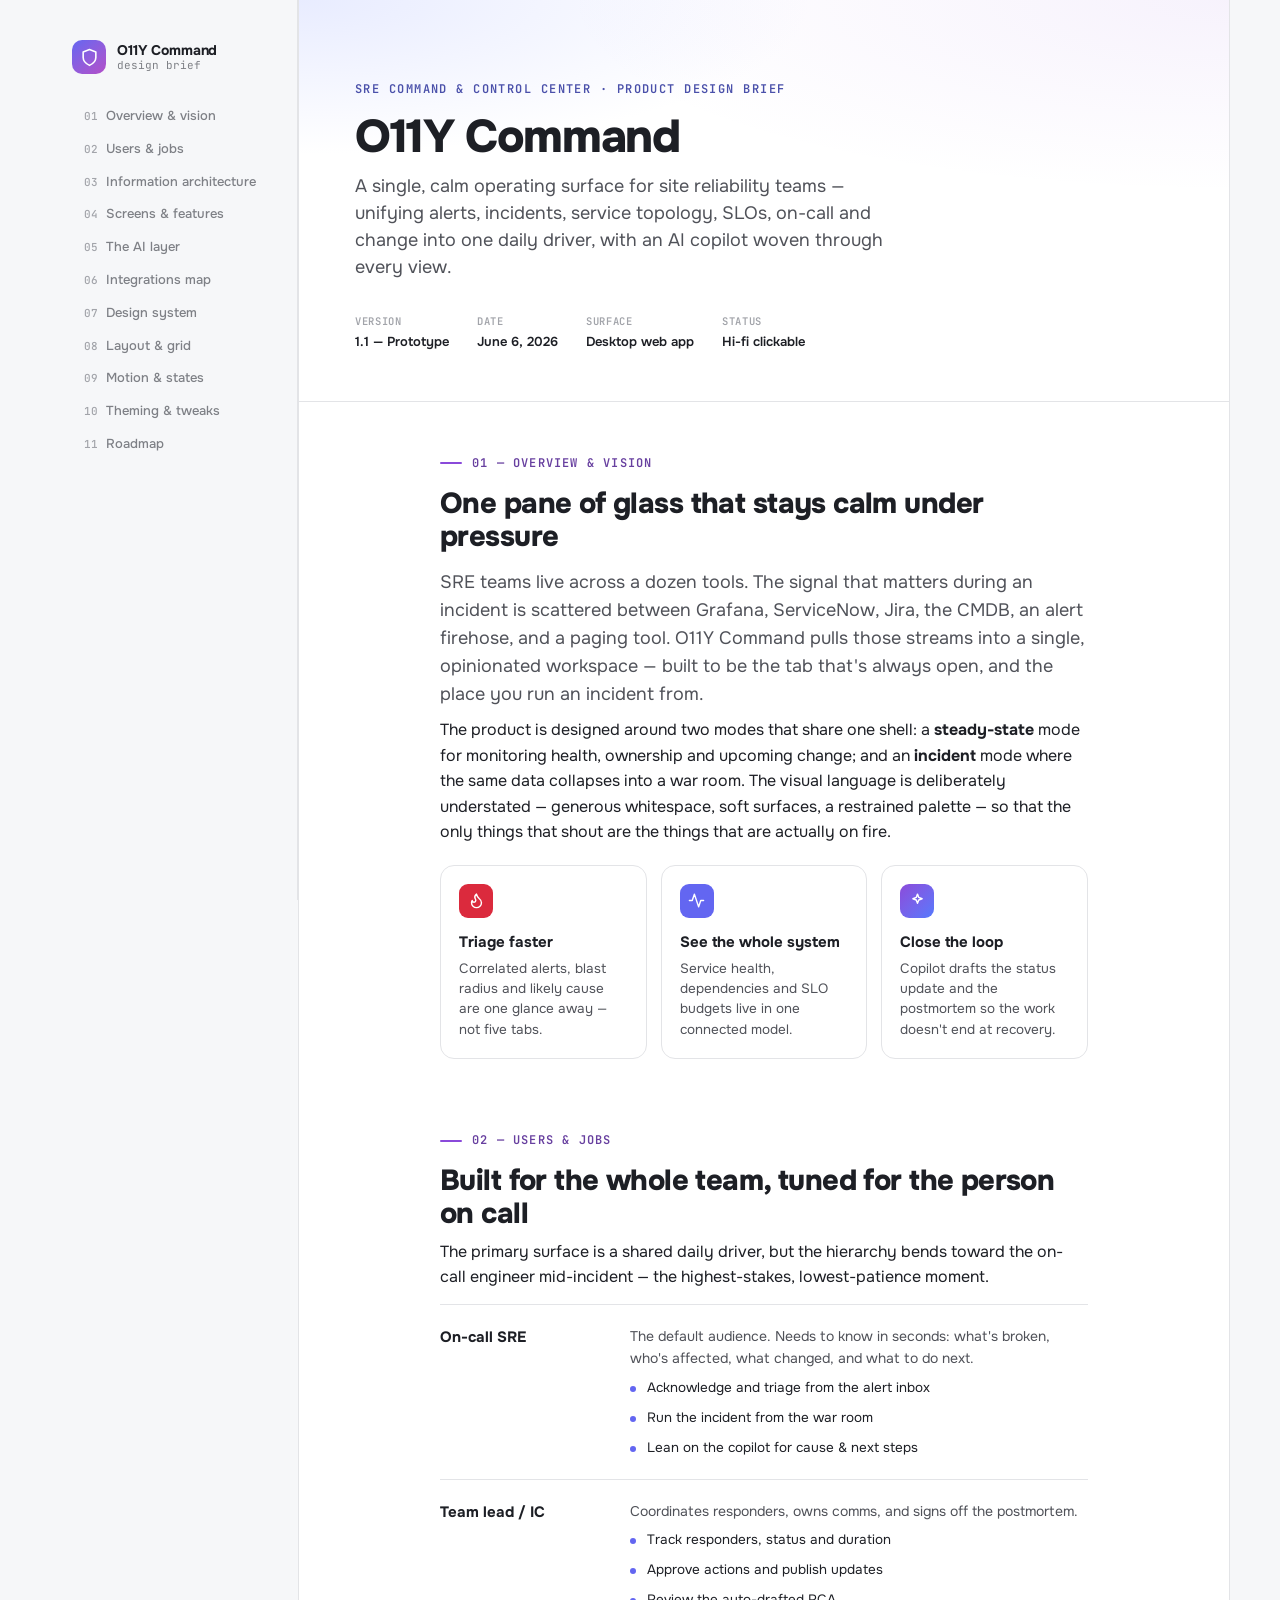
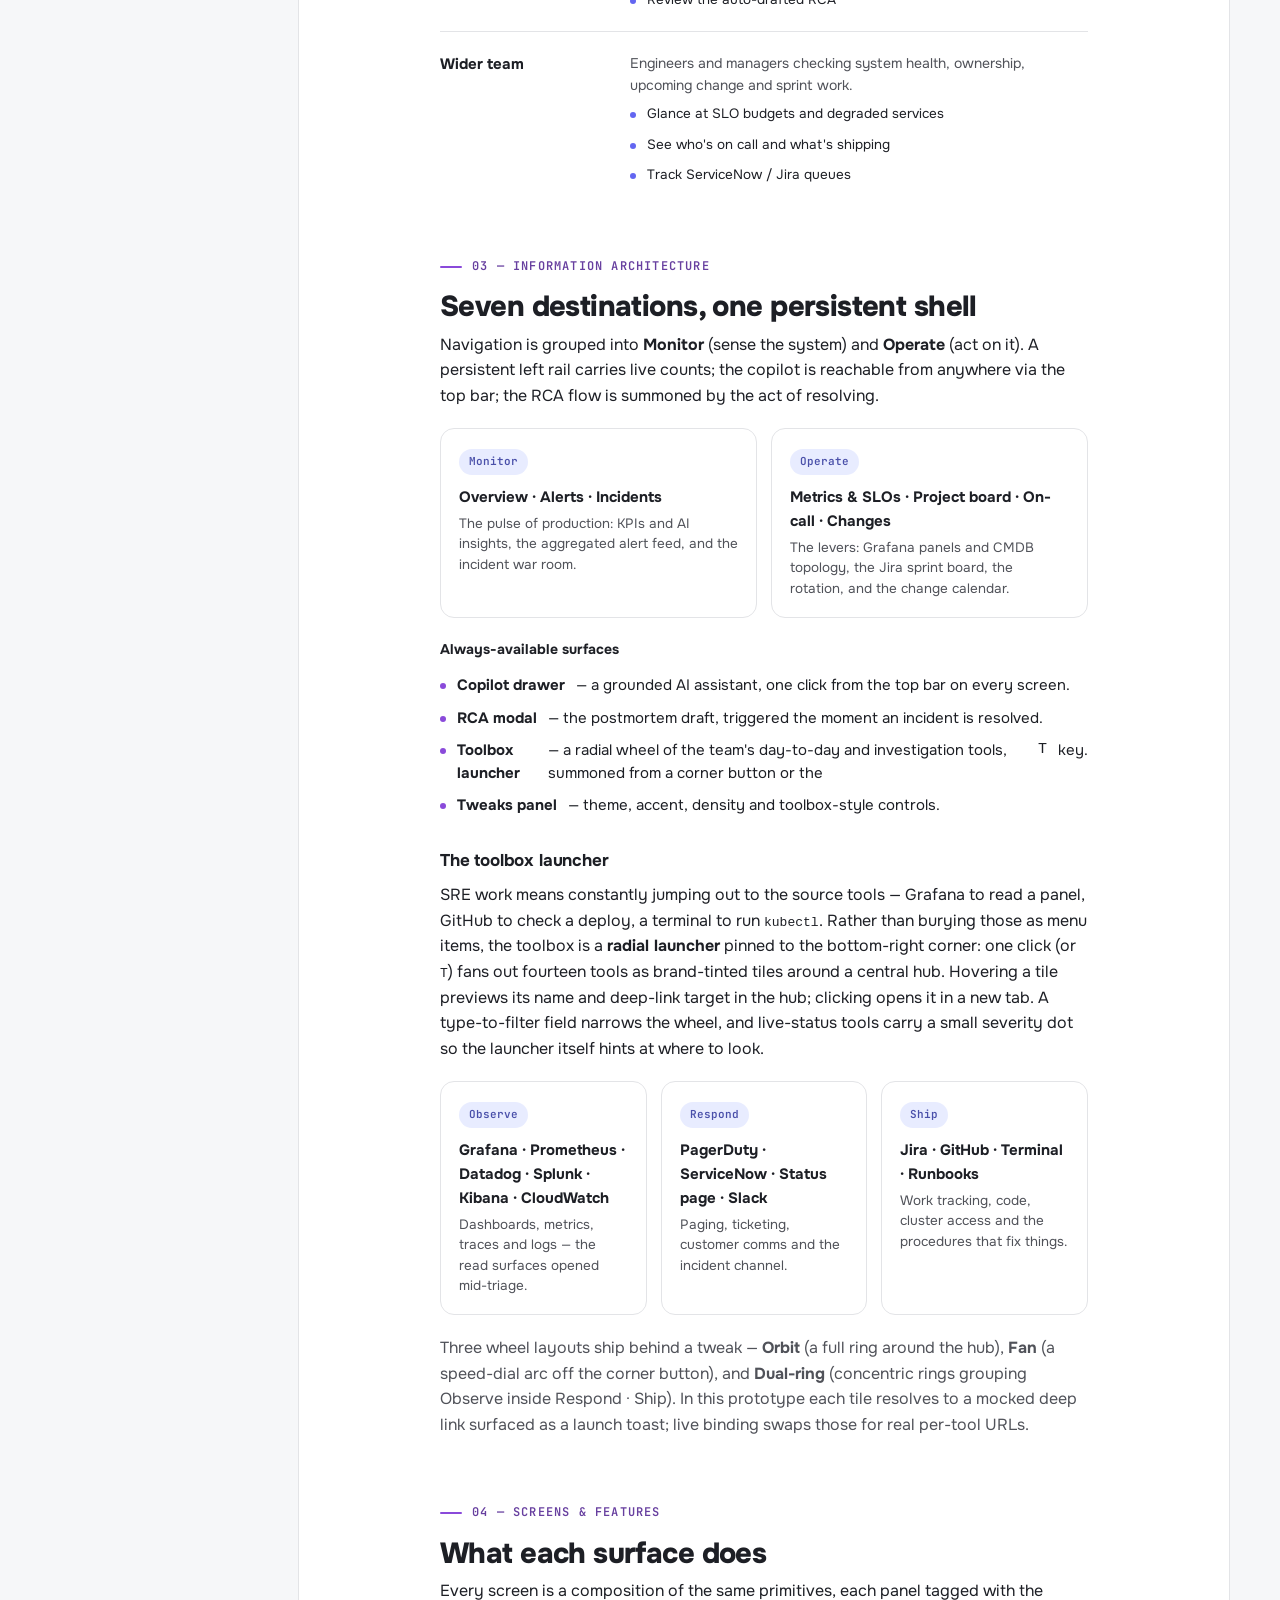
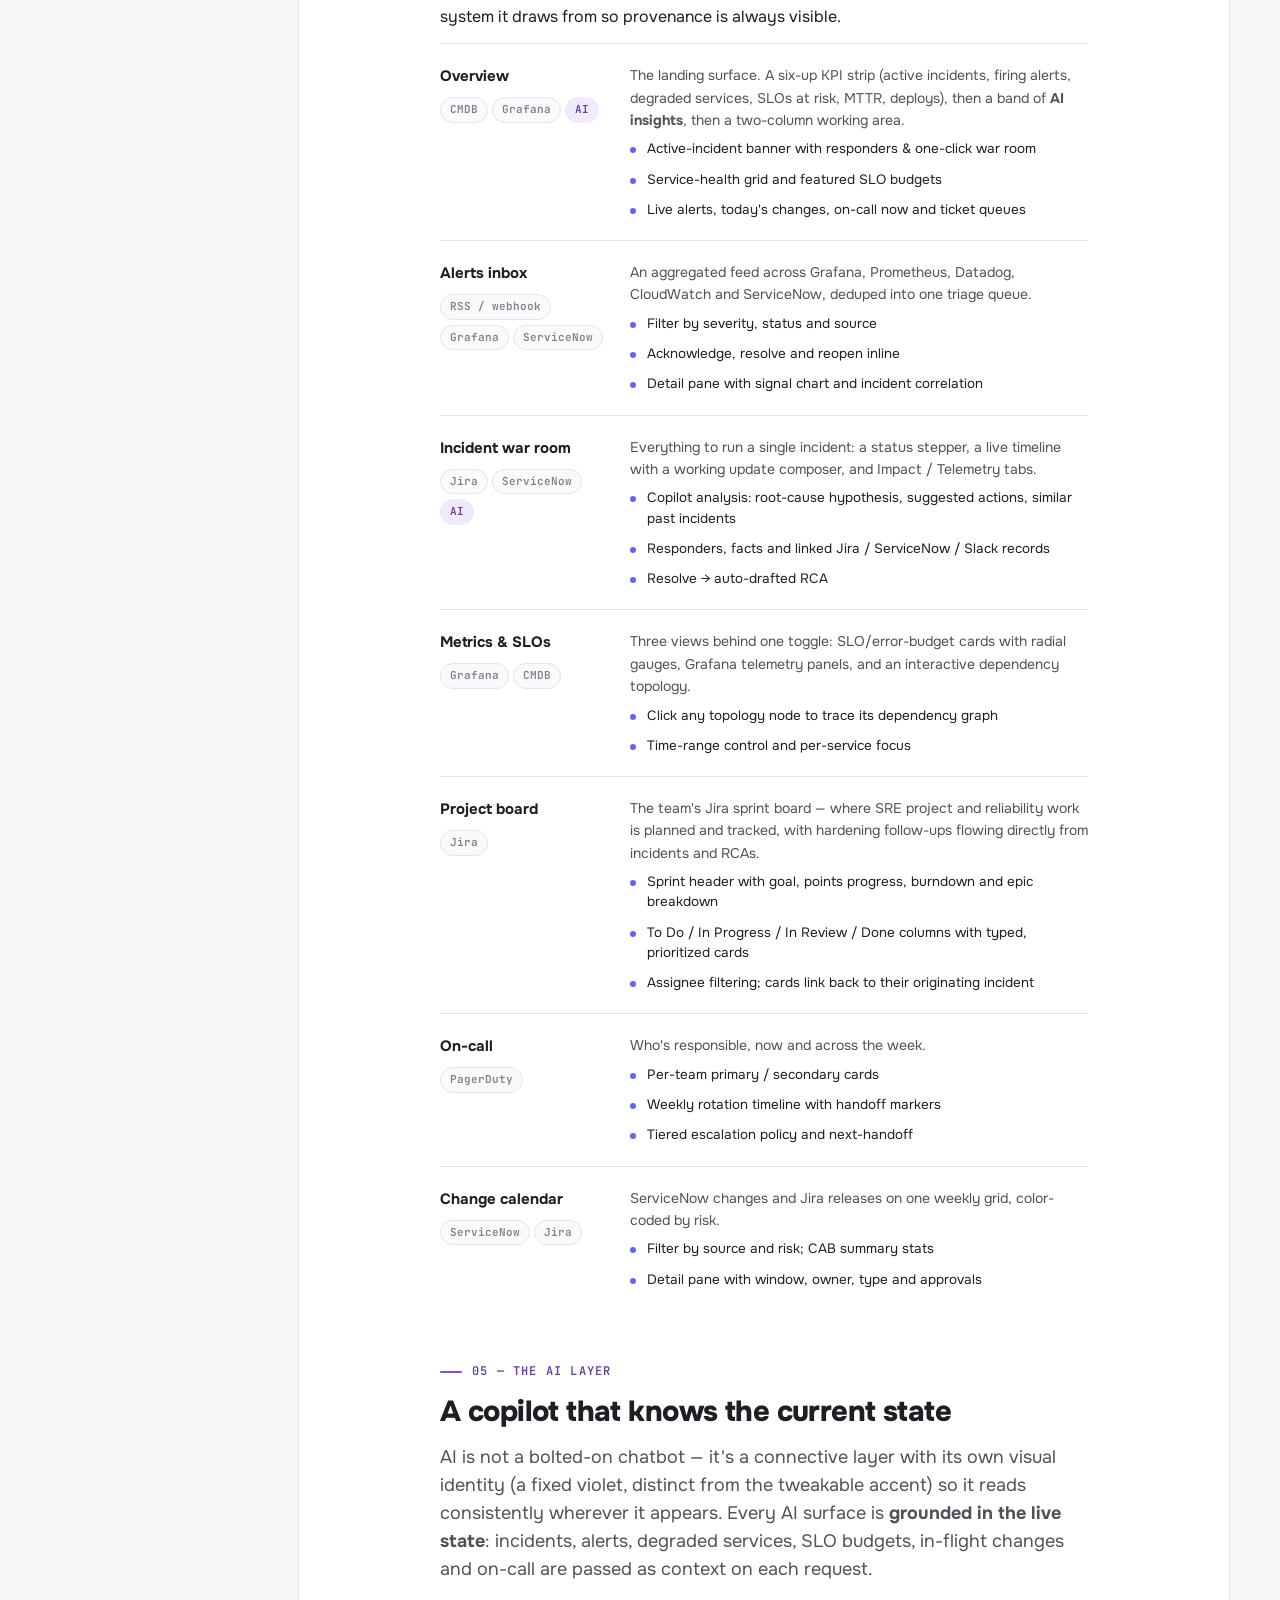
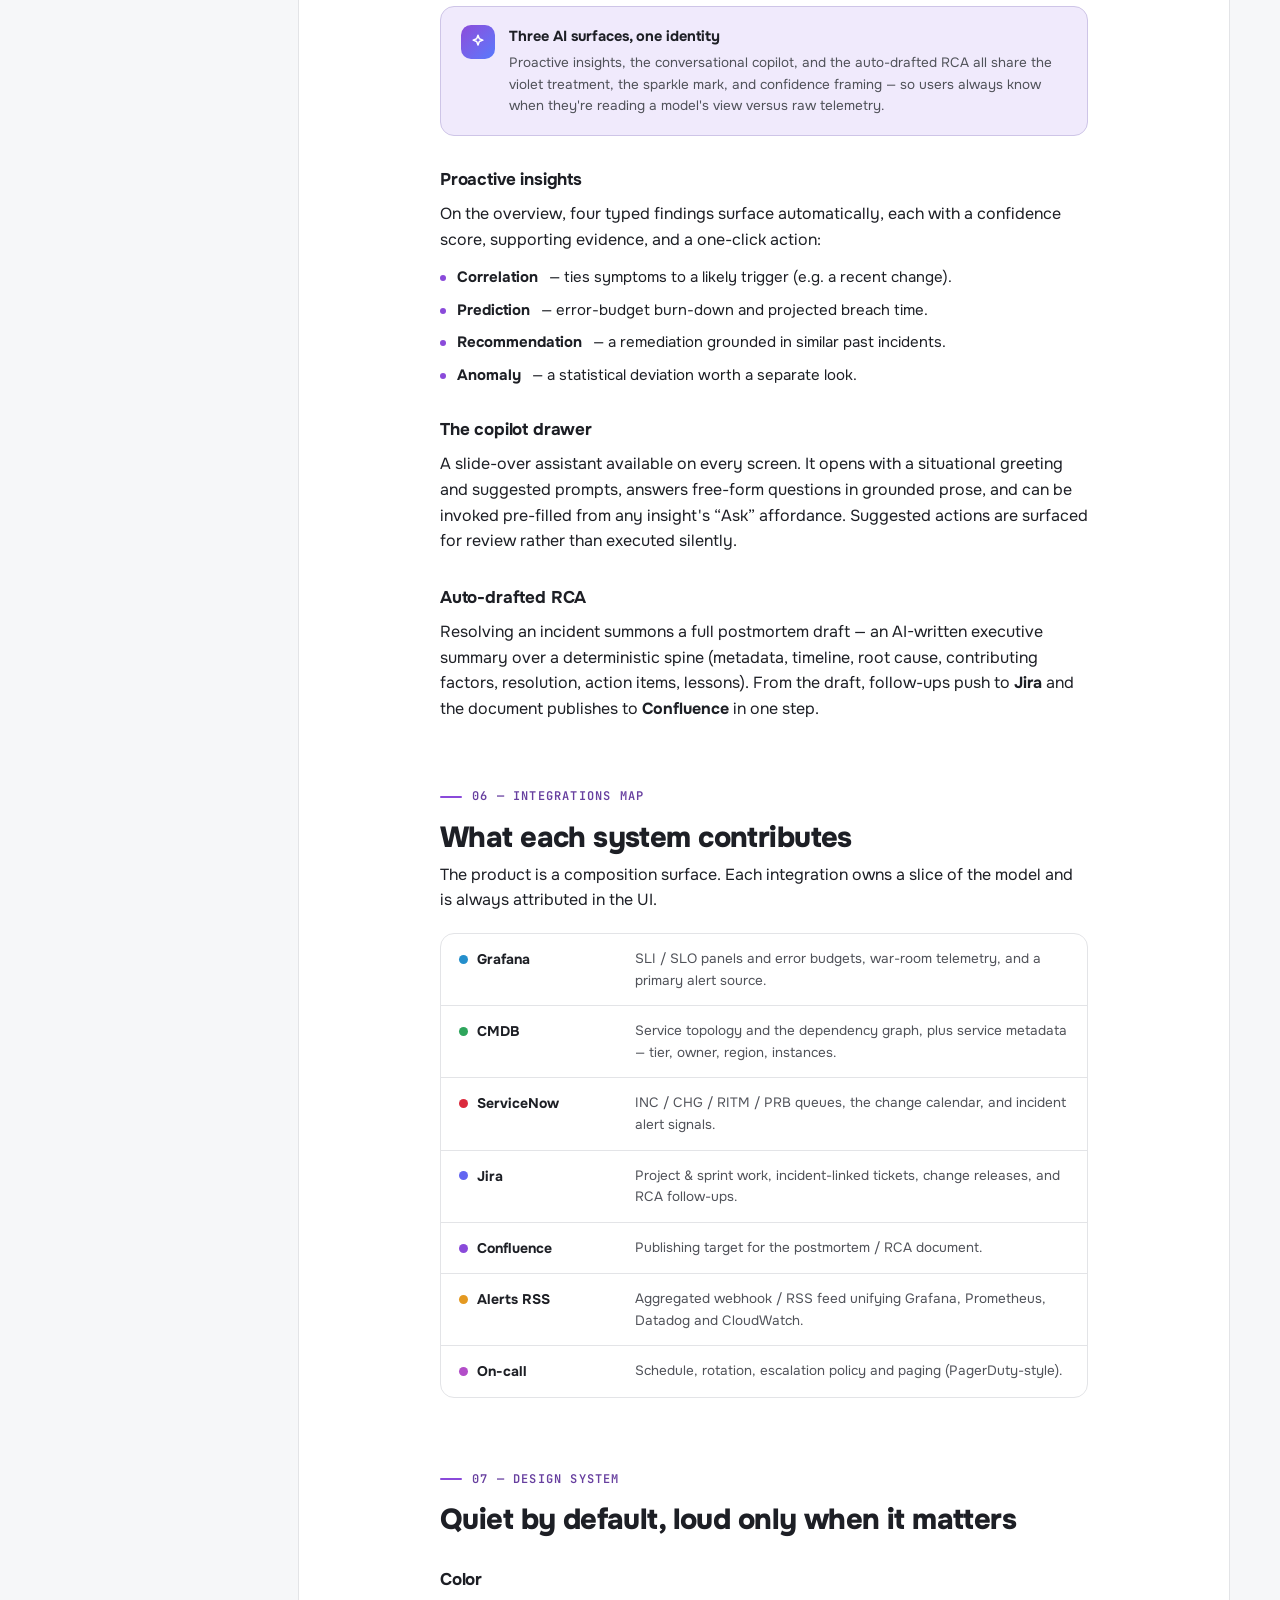
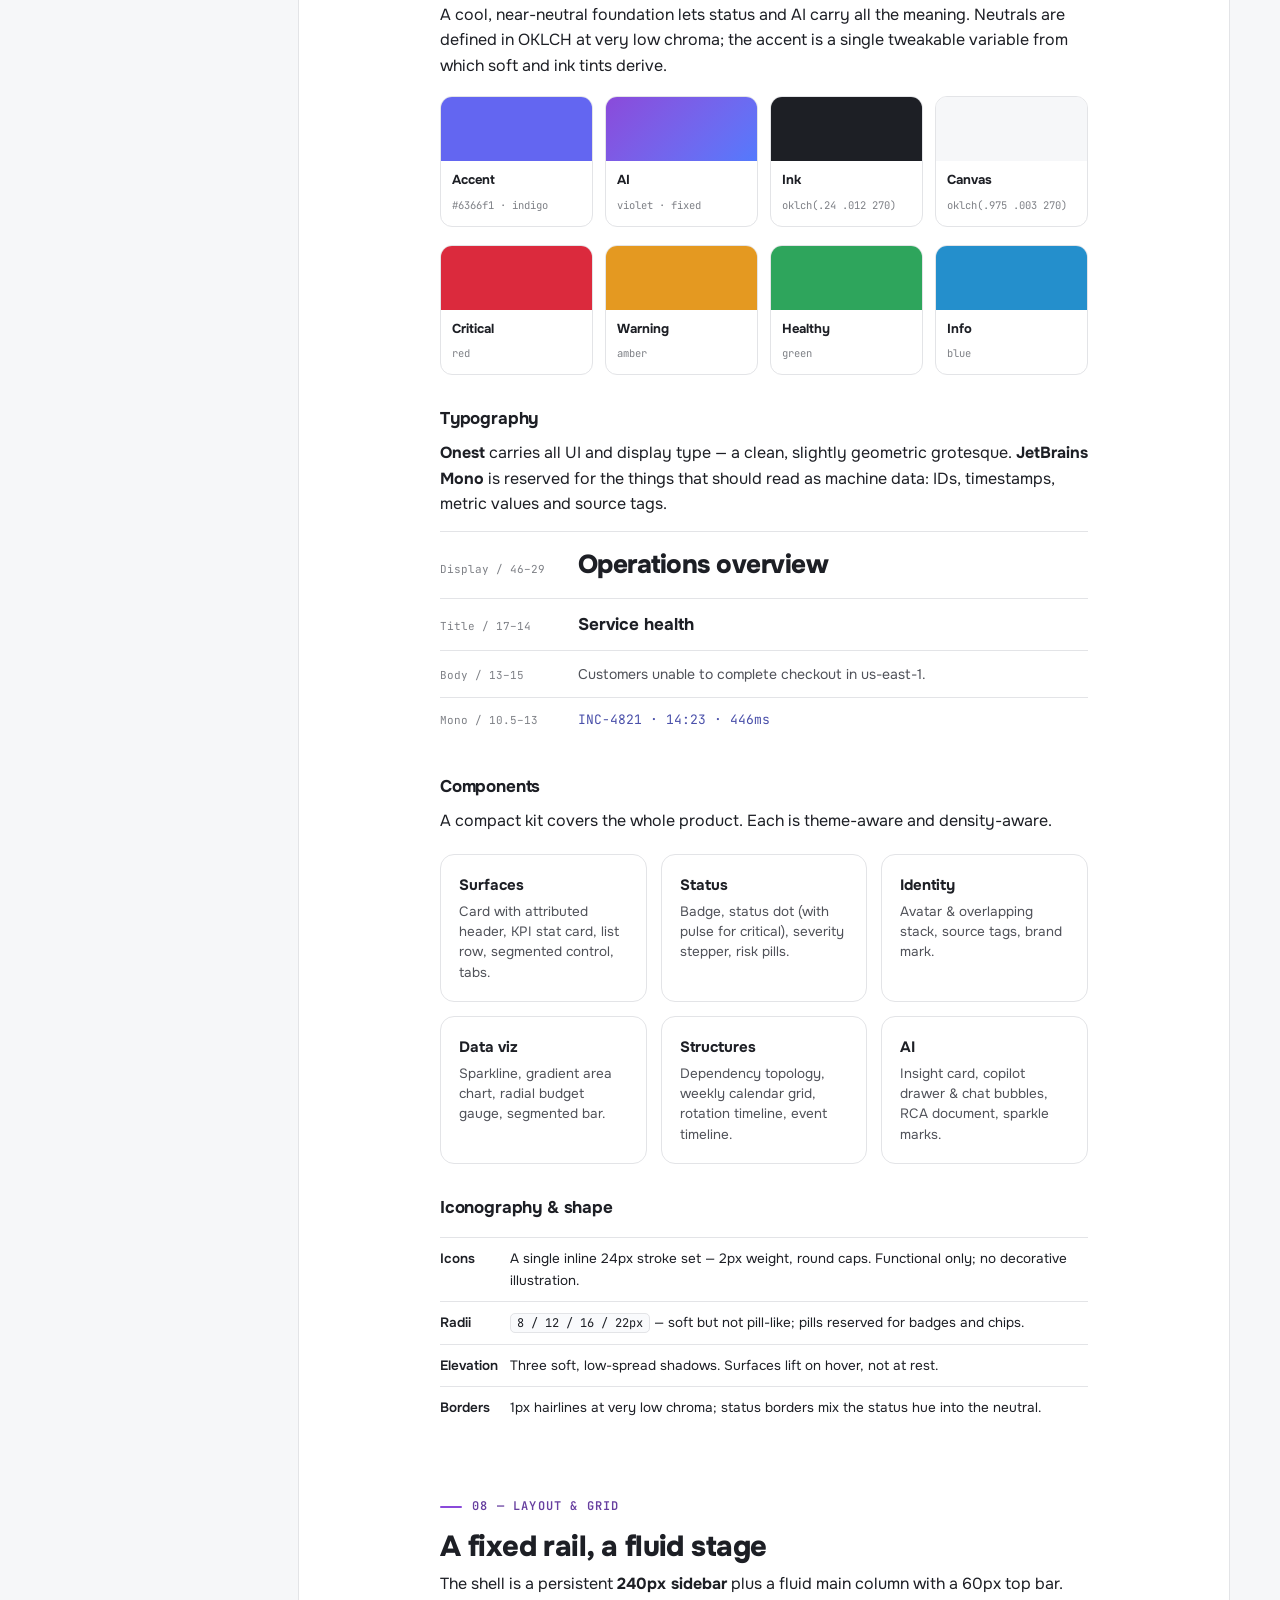
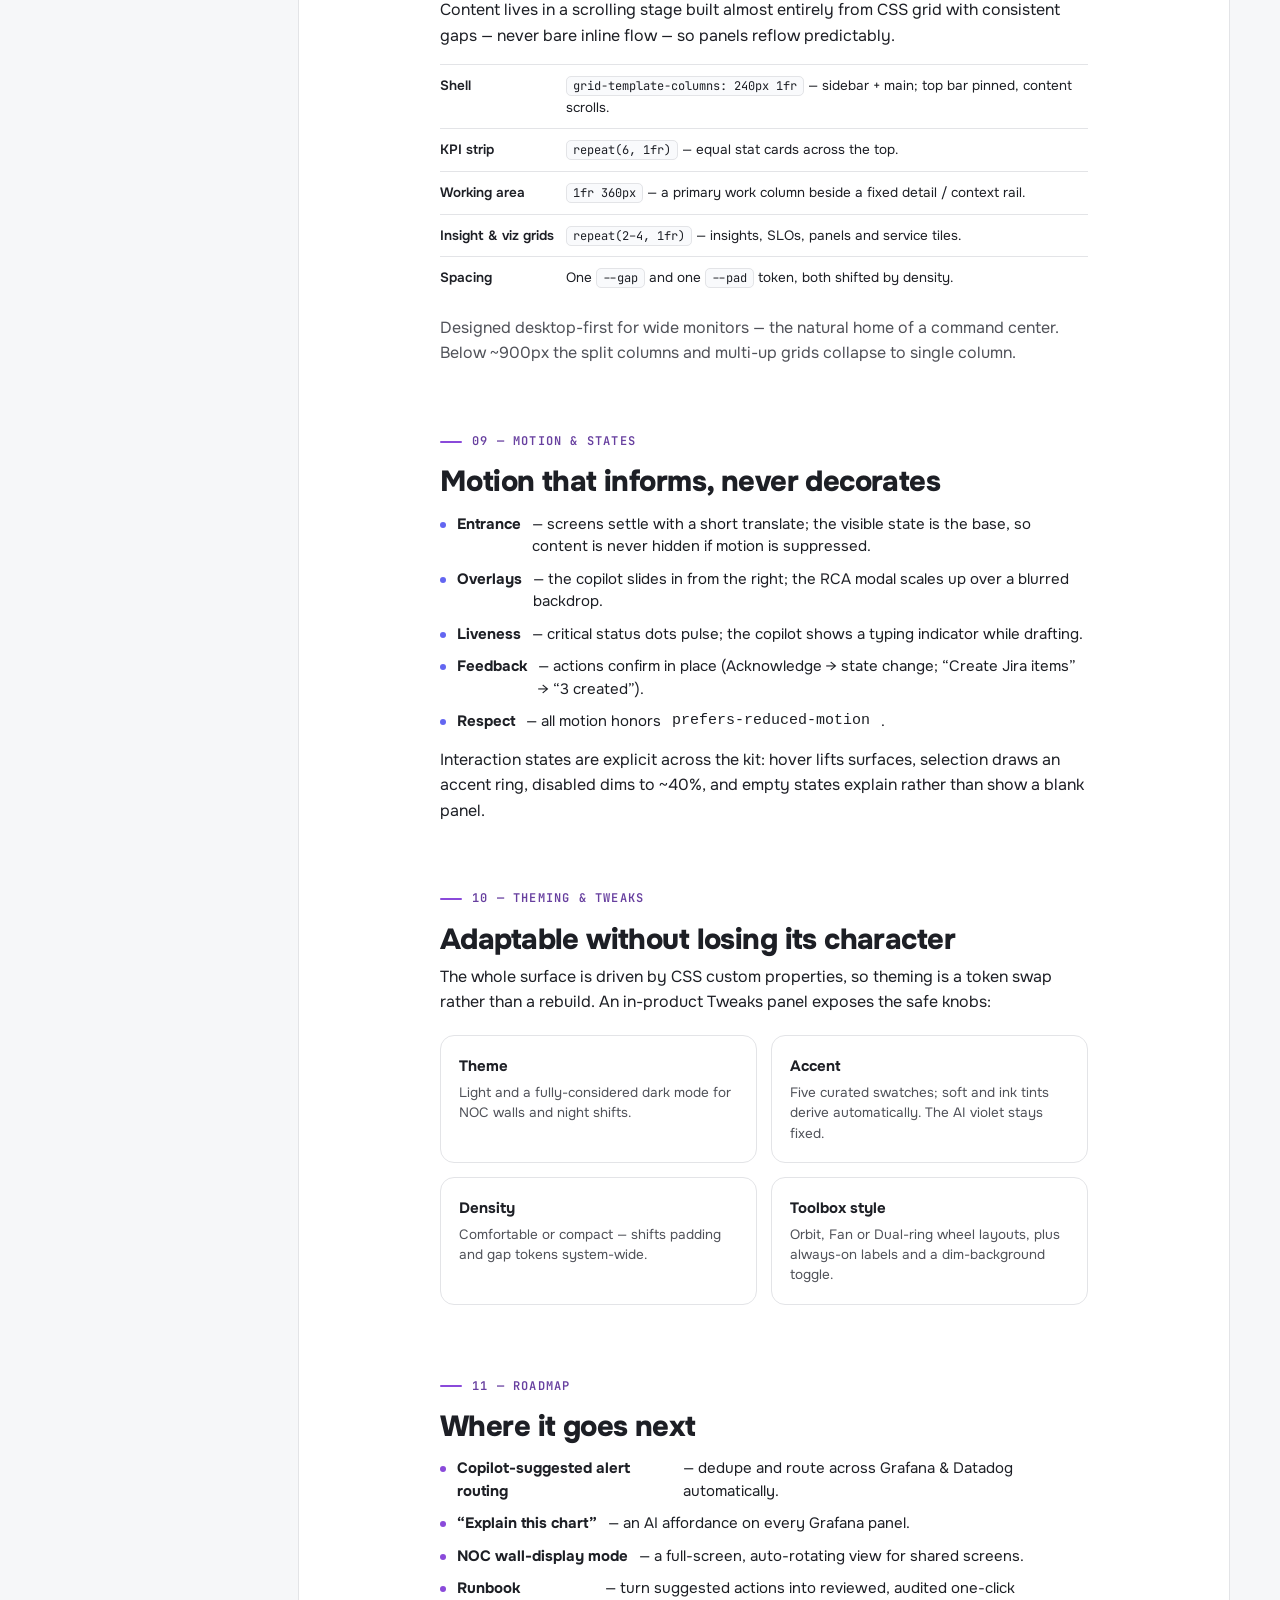
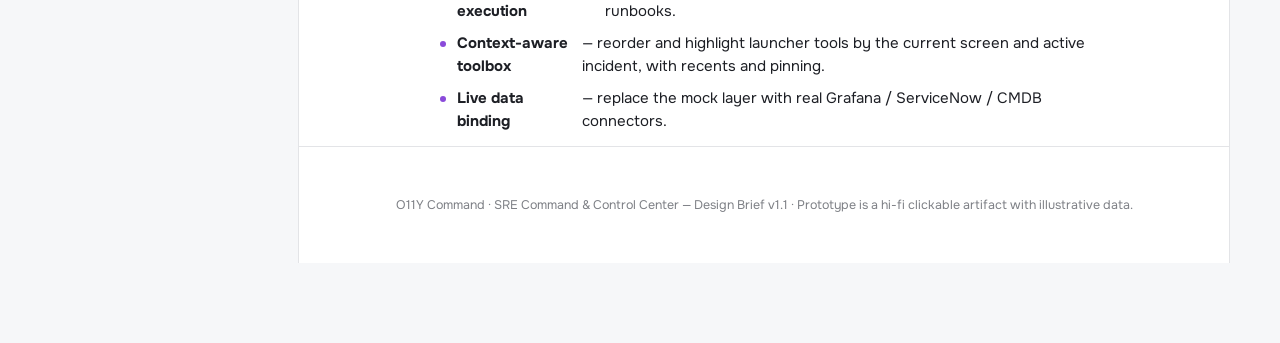
<file: Design Brief.html>
<!DOCTYPE html>
<html lang="en">
<head>
<meta charset="UTF-8" />
<meta name="viewport" content="width=device-width, initial-scale=1.0" />
<title>O11Y Command — Design Brief</title>
<link rel="preconnect" href="https://fonts.googleapis.com" />
<link rel="preconnect" href="https://fonts.gstatic.com" crossorigin />
<link href="https://fonts.googleapis.com/css2?family=Onest:wght@400;500;600;700;800&family=JetBrains+Mono:wght@400;500;600&display=swap" rel="stylesheet" />
<style>
:root{
  --bg:oklch(0.975 0.003 270); --sheet:#fff; --surface-2:oklch(0.985 0.003 270);
  --border:oklch(0.92 0.004 270); --border-strong:oklch(0.86 0.006 270);
  --ink:oklch(0.24 0.012 270); --ink-2:oklch(0.44 0.012 270); --ink-3:oklch(0.6 0.01 270); --ink-faint:oklch(0.72 0.008 270);
  --accent:#6366f1; --accent-soft:color-mix(in oklab,var(--accent) 13%,#fff); --accent-ink:color-mix(in oklab,var(--accent) 68%,var(--ink));
  --ai:oklch(0.56 0.21 300); --ai-2:oklch(0.62 0.2 268); --ai-soft:color-mix(in oklab,var(--ai) 12%,#fff); --ai-ink:color-mix(in oklab,var(--ai) 70%,var(--ink));
  --crit:oklch(0.58 0.21 22); --warn:oklch(0.74 0.15 72); --ok:oklch(0.64 0.15 152); --info:oklch(0.62 0.13 240);
  --font:'Onest',system-ui,sans-serif; --mono:'JetBrains Mono',ui-monospace,monospace;
}
*{box-sizing:border-box;}
html{scroll-behavior:smooth;}
body{margin:0;background:var(--bg);color:var(--ink);font-family:var(--font);-webkit-font-smoothing:antialiased;line-height:1.6;}
.wrap{display:grid;grid-template-columns:248px 1fr;max-width:1180px;margin:0 auto;gap:0;align-items:start;}

/* TOC */
.toc{position:sticky;top:0;height:100vh;overflow-y:auto;padding:40px 22px;border-right:1px solid var(--border);}
.toc .logo{display:flex;align-items:center;gap:11px;margin-bottom:26px;}
.toc .mark{width:34px;height:34px;border-radius:10px;background:linear-gradient(140deg,var(--accent),oklch(0.6 0.2 320));display:grid;place-items:center;color:#fff;flex:none;}
.toc .mark svg{width:19px;height:19px;}
.toc .nm{font-weight:700;font-size:14px;letter-spacing:-0.01em;line-height:1.2;white-space:nowrap;}
.toc .sb{font-size:11px;color:var(--ink-3);font-family:var(--mono);line-height:1.2;}
.toc a{display:block;font-size:13px;color:var(--ink-3);text-decoration:none;padding:6px 10px;border-radius:8px;font-weight:500;border-left:2px solid transparent;}
.toc a:hover{color:var(--ink);background:var(--surface-2);}
.toc a .n{font-family:var(--mono);font-size:11px;color:var(--ink-faint);margin-right:8px;}

/* content sheet */
.doc{padding:0 0 80px;}
.sheet{background:var(--sheet);border-left:1px solid var(--border);border-right:1px solid var(--border);min-height:100vh;}
.inner{max-width:760px;margin:0 auto;padding:0 56px;}

.cover{padding:80px 56px 48px;border-bottom:1px solid var(--border);background:
  radial-gradient(120% 80% at 100% 0%, color-mix(in oklab,var(--ai) 7%,transparent), transparent 60%),
  radial-gradient(100% 70% at 0% 0%, var(--accent-soft), transparent 55%);}
.cover .eyebrow{font-family:var(--mono);font-size:12px;letter-spacing:.12em;text-transform:uppercase;color:var(--accent-ink);font-weight:600;}
.cover h1{font-size:46px;line-height:1.04;letter-spacing:-0.03em;font-weight:800;margin:14px 0 12px;}
.cover .lede{font-size:18px;color:var(--ink-2);max-width:560px;line-height:1.5;}
.cover .meta{display:flex;gap:28px;margin-top:32px;flex-wrap:wrap;}
.cover .meta div{font-size:13px;}
.cover .meta .k{font-family:var(--mono);font-size:10.5px;text-transform:uppercase;letter-spacing:.06em;color:var(--ink-faint);font-weight:600;}
.cover .meta .v{font-weight:600;margin-top:2px;}

section{padding-top:52px;}
.kick{font-family:var(--mono);font-size:12px;letter-spacing:.1em;text-transform:uppercase;color:var(--ai-ink);font-weight:600;display:flex;align-items:center;gap:10px;}
.kick:before{content:'';width:22px;height:2px;background:var(--ai);border-radius:9px;}
h2{font-size:29px;letter-spacing:-0.02em;font-weight:800;margin:14px 0 8px;line-height:1.15;}
h3{font-size:17px;font-weight:700;letter-spacing:-0.01em;margin:30px 0 8px;}
h4{font-size:14px;font-weight:700;margin:20px 0 6px;}
p{margin:0 0 14px;color:var(--ink);}
p.muted,.muted{color:var(--ink-2);}
a.inline{color:var(--accent-ink);text-decoration:none;border-bottom:1px solid color-mix(in oklab,var(--accent) 30%,transparent);}
strong{font-weight:700;}
.mono{font-family:var(--mono);}

ul.clean{list-style:none;padding:0;margin:14px 0;display:flex;flex-direction:column;gap:10px;}
ul.clean li{display:flex;gap:11px;font-size:15px;line-height:1.5;}
ul.clean li:before{content:'';width:6px;height:6px;border-radius:99px;background:var(--accent);margin-top:9px;flex:none;}
ul.clean.ai li:before{background:var(--ai);}

.lead-in{font-size:18px;line-height:1.55;color:var(--ink-2);margin:16px 0 8px;}

/* cards / grids */
.cards{display:grid;gap:14px;margin:20px 0;}
.c2{grid-template-columns:1fr 1fr;}
.c3{grid-template-columns:repeat(3,1fr);}
.tile{border:1px solid var(--border);border-radius:14px;padding:18px;background:var(--sheet);}
.tile .ico{width:34px;height:34px;border-radius:9px;display:grid;place-items:center;margin-bottom:12px;}
.tile h4{margin:0 0 5px;font-size:15px;}
.tile p{margin:0;font-size:13.5px;color:var(--ink-2);line-height:1.5;}
.tag{display:inline-flex;align-items:center;gap:6px;font-family:var(--mono);font-size:11px;font-weight:600;padding:3px 9px;border-radius:99px;background:var(--surface-2);border:1px solid var(--border);color:var(--ink-3);}
.tag.ai{background:var(--ai-soft);border-color:transparent;color:var(--ai-ink);}
.tag.ac{background:var(--accent-soft);border-color:transparent;color:var(--accent-ink);}

/* feature row */
.frow{display:grid;grid-template-columns:170px 1fr;gap:20px;padding:20px 0;border-top:1px solid var(--border);}
.frow:first-of-type{border-top:none;}
.frow .lbl{font-weight:700;font-size:15px;}
.frow .lbl .src{display:block;margin-top:8px;}
.frow .src .tag{margin:0 4px 4px 0;}
.frow p{font-size:14px;margin:0 0 8px;color:var(--ink-2);}
.frow ul.clean{margin:8px 0 0;}
.frow ul.clean li{font-size:13.5px;}
.frow ul.clean li:before{margin-top:8px;}

/* integration map */
.map{border:1px solid var(--border);border-radius:14px;overflow:hidden;margin:20px 0;}
.map-row{display:grid;grid-template-columns:160px 1fr;gap:16px;padding:14px 18px;border-top:1px solid var(--border);align-items:start;}
.map-row:first-child{border-top:none;}
.map-row .sys{display:flex;align-items:center;gap:9px;font-weight:700;font-size:14px;}
.map-row .sys .dot{width:9px;height:9px;border-radius:99px;flex:none;}
.map-row p{margin:0;font-size:13.5px;color:var(--ink-2);}

/* color swatches */
.sw{display:grid;grid-template-columns:repeat(4,1fr);gap:12px;margin:18px 0;}
.swatch{border:1px solid var(--border);border-radius:12px;overflow:hidden;}
.swatch .chip{height:64px;}
.swatch .lab{padding:9px 11px;}
.swatch .lab b{font-size:13px;font-weight:700;display:block;}
.swatch .lab code{font-family:var(--mono);font-size:10.5px;color:var(--ink-3);}

/* type scale */
.type-row{display:flex;align-items:baseline;gap:18px;padding:12px 0;border-top:1px solid var(--border);}
.type-row:first-child{border-top:none;}
.type-row .meta{font-family:var(--mono);font-size:11px;color:var(--ink-3);width:120px;flex:none;}

/* callout */
.callout{border:1px solid color-mix(in oklab,var(--ai) 22%,var(--border));background:var(--ai-soft);border-radius:14px;padding:18px 20px;margin:22px 0;display:flex;gap:14px;}
.callout .m{width:34px;height:34px;border-radius:10px;background:linear-gradient(135deg,var(--ai),var(--ai-2));display:grid;place-items:center;color:#fff;flex:none;}
.callout h4{margin:0 0 4px;font-size:14.5px;}
.callout p{margin:0;font-size:13.5px;color:var(--ink-2);}

/* spec table */
table.spec{width:100%;border-collapse:collapse;margin:16px 0;font-size:13.5px;}
table.spec th{text-align:left;font-size:10.5px;text-transform:uppercase;letter-spacing:.05em;color:var(--ink-faint);font-weight:700;padding:0 12px 9px 0;}
table.spec td{padding:10px 12px 10px 0;border-top:1px solid var(--border);vertical-align:top;}
table.spec td:first-child{font-weight:600;white-space:nowrap;}
table.spec code{font-family:var(--mono);font-size:12px;background:var(--surface-2);border:1px solid var(--border);border-radius:5px;padding:1px 6px;}

.foot{padding:48px 56px;border-top:1px solid var(--border);color:var(--ink-3);font-size:12.5px;text-align:center;}

@media print{
  body{background:#fff;}
  .toc{display:none;}
  .wrap{grid-template-columns:1fr;max-width:none;}
  .sheet{border:none;}
  section{break-inside:avoid;}
  .frow,.tile,.map,.callout{break-inside:avoid;}
}
@media (max-width:900px){
  .wrap{grid-template-columns:1fr;}
  .toc{display:none;}
  .inner,.cover{padding-left:28px;padding-right:28px;}
  .c2,.c3,.sw{grid-template-columns:1fr 1fr;}
  .frow,.map-row{grid-template-columns:1fr;}
}
</style>
</head>
<body>
<div class="wrap">
  <!-- TOC -->
  <nav class="toc">
    <div class="logo">
      <span class="mark"><svg viewBox="0 0 24 24" fill="none" stroke="currentColor" stroke-width="2" stroke-linecap="round" stroke-linejoin="round"><path d="M12 22s8-4 8-10V5l-8-3-8 3v7c0 6 8 10 8 10z"/></svg></span>
      <div><div class="nm">O11Y Command</div><div class="sb">design brief</div></div>
    </div>
    <a href="#overview"><span class="n">01</span>Overview &amp; vision</a>
    <a href="#users"><span class="n">02</span>Users &amp; jobs</a>
    <a href="#ia"><span class="n">03</span>Information architecture</a>
    <a href="#features"><span class="n">04</span>Screens &amp; features</a>
    <a href="#ai"><span class="n">05</span>The AI layer</a>
    <a href="#integrations"><span class="n">06</span>Integrations map</a>
    <a href="#designsystem"><span class="n">07</span>Design system</a>
    <a href="#layout"><span class="n">08</span>Layout &amp; grid</a>
    <a href="#motion"><span class="n">09</span>Motion &amp; states</a>
    <a href="#theming"><span class="n">10</span>Theming &amp; tweaks</a>
    <a href="#roadmap"><span class="n">11</span>Roadmap</a>
  </nav>

  <!-- DOC -->
  <div class="doc">
    <div class="sheet">
      <!-- COVER -->
      <header class="cover">
        <div class="eyebrow">SRE Command &amp; Control Center · Product design brief</div>
        <h1>O11Y Command</h1>
        <p class="lede">A single, calm operating surface for site reliability teams — unifying alerts, incidents, service topology, SLOs, on-call and change into one daily driver, with an AI copilot woven through every view.</p>
        <div class="meta">
          <div><div class="k">Version</div><div class="v">1.1 — Prototype</div></div>
          <div><div class="k">Date</div><div class="v">June 6, 2026</div></div>
          <div><div class="k">Surface</div><div class="v">Desktop web app</div></div>
          <div><div class="k">Status</div><div class="v">Hi-fi clickable</div></div>
        </div>
      </header>

      <div class="inner">
        <!-- 01 OVERVIEW -->
        <section id="overview">
          <div class="kick">01 — Overview &amp; vision</div>
          <h2>One pane of glass that stays calm under pressure</h2>
          <p class="lead-in">SRE teams live across a dozen tools. The signal that matters during an incident is scattered between Grafana, ServiceNow, Jira, the CMDB, an alert firehose, and a paging tool. O11Y Command pulls those streams into a single, opinionated workspace — built to be the tab that's always open, and the place you run an incident from.</p>
          <p>The product is designed around two modes that share one shell: a <strong>steady-state</strong> mode for monitoring health, ownership and upcoming change; and an <strong>incident</strong> mode where the same data collapses into a war room. The visual language is deliberately understated — generous whitespace, soft surfaces, a restrained palette — so that the only things that shout are the things that are actually on fire.</p>
          <div class="cards c3">
            <div class="tile"><div class="ico" style="background:var(--crit);color:#fff;"><svg viewBox="0 0 24 24" width="17" fill="none" stroke="currentColor" stroke-width="2" stroke-linecap="round" stroke-linejoin="round"><path d="M8.5 14.5A2.5 2.5 0 0 0 11 12c0-1.38-.5-2-1-3-1.07-2.14-.22-4.05 2-6 .5 2.5 2 4.9 4 6.5 2 1.6 3 3.5 3 5.5a7 7 0 1 1-14 0c0-1.15.43-2.29 1-3a2.5 2.5 0 0 0 2.5 2.5z"/></svg></div><h4>Triage faster</h4><p>Correlated alerts, blast radius and likely cause are one glance away — not five tabs.</p></div>
            <div class="tile"><div class="ico" style="background:var(--accent);color:#fff;"><svg viewBox="0 0 24 24" width="17" fill="none" stroke="currentColor" stroke-width="2" stroke-linecap="round" stroke-linejoin="round"><path d="M22 12h-4l-3 9L9 3l-3 9H2"/></svg></div><h4>See the whole system</h4><p>Service health, dependencies and SLO budgets live in one connected model.</p></div>
            <div class="tile"><div class="ico" style="background:linear-gradient(135deg,var(--ai),var(--ai-2));color:#fff;"><svg viewBox="0 0 24 24" width="17" fill="none" stroke="currentColor" stroke-width="2" stroke-linecap="round" stroke-linejoin="round"><path d="M12 3l1.8 4.7L18.5 9.5l-4.7 1.8L12 16l-1.8-4.7L5.5 9.5l4.7-1.8L12 3z"/></svg></div><h4>Close the loop</h4><p>Copilot drafts the status update and the postmortem so the work doesn't end at recovery.</p></div>
          </div>
        </section>

        <!-- 02 USERS -->
        <section id="users">
          <div class="kick">02 — Users &amp; jobs</div>
          <h2>Built for the whole team, tuned for the person on call</h2>
          <p>The primary surface is a shared daily driver, but the hierarchy bends toward the on-call engineer mid-incident — the highest-stakes, lowest-patience moment.</p>
          <div class="frow"><div class="lbl">On-call SRE</div><div><p>The default audience. Needs to know in seconds: what's broken, who's affected, what changed, and what to do next.</p><ul class="clean"><li>Acknowledge and triage from the alert inbox</li><li>Run the incident from the war room</li><li>Lean on the copilot for cause &amp; next steps</li></ul></div></div>
          <div class="frow"><div class="lbl">Team lead / IC</div><div><p>Coordinates responders, owns comms, and signs off the postmortem.</p><ul class="clean"><li>Track responders, status and duration</li><li>Approve actions and publish updates</li><li>Review the auto-drafted RCA</li></ul></div></div>
          <div class="frow"><div class="lbl">Wider team</div><div><p>Engineers and managers checking system health, ownership, upcoming change and sprint work.</p><ul class="clean"><li>Glance at SLO budgets and degraded services</li><li>See who's on call and what's shipping</li><li>Track ServiceNow / Jira queues</li></ul></div></div>
        </section>

        <!-- 03 IA -->
        <section id="ia">
          <div class="kick">03 — Information architecture</div>
          <h2>Seven destinations, one persistent shell</h2>
          <p>Navigation is grouped into <strong>Monitor</strong> (sense the system) and <strong>Operate</strong> (act on it). A persistent left rail carries live counts; the copilot is reachable from anywhere via the top bar; the RCA flow is summoned by the act of resolving.</p>
          <div class="cards c2">
            <div class="tile"><span class="tag ac">Monitor</span><h4 style="margin-top:10px;">Overview · Alerts · Incidents</h4><p>The pulse of production: KPIs and AI insights, the aggregated alert feed, and the incident war room.</p></div>
            <div class="tile"><span class="tag ac">Operate</span><h4 style="margin-top:10px;">Metrics &amp; SLOs · Project board · On-call · Changes</h4><p>The levers: Grafana panels and CMDB topology, the Jira sprint board, the rotation, and the change calendar.</p></div>
          </div>
          <h4>Always-available surfaces</h4>
          <ul class="clean ai">
            <li><strong>Copilot drawer</strong> — a grounded AI assistant, one click from the top bar on every screen.</li>
            <li><strong>RCA modal</strong> — the postmortem draft, triggered the moment an incident is resolved.</li>
            <li><strong>Toolbox launcher</strong> — a radial wheel of the team's day-to-day and investigation tools, summoned from a corner button or the <code>T</code> key.</li>
            <li><strong>Tweaks panel</strong> — theme, accent, density and toolbox-style controls.</li>
          </ul>

          <h3>The toolbox launcher</h3>
          <p>SRE work means constantly jumping out to the source tools — Grafana to read a panel, GitHub to check a deploy, a terminal to run <code>kubectl</code>. Rather than burying those as menu items, the toolbox is a <strong>radial launcher</strong> pinned to the bottom-right corner: one click (or <code>T</code>) fans out fourteen tools as brand-tinted tiles around a central hub. Hovering a tile previews its name and deep-link target in the hub; clicking opens it in a new tab. A type-to-filter field narrows the wheel, and live-status tools carry a small severity dot so the launcher itself hints at where to look.</p>
          <div class="cards c3">
            <div class="tile"><span class="tag ac">Observe</span><h4 style="margin-top:10px;">Grafana · Prometheus · Datadog · Splunk · Kibana · CloudWatch</h4><p>Dashboards, metrics, traces and logs — the read surfaces opened mid-triage.</p></div>
            <div class="tile"><span class="tag ac">Respond</span><h4 style="margin-top:10px;">PagerDuty · ServiceNow · Status page · Slack</h4><p>Paging, ticketing, customer comms and the incident channel.</p></div>
            <div class="tile"><span class="tag ac">Ship</span><h4 style="margin-top:10px;">Jira · GitHub · Terminal · Runbooks</h4><p>Work tracking, code, cluster access and the procedures that fix things.</p></div>
          </div>
          <p class="muted">Three wheel layouts ship behind a tweak — <strong>Orbit</strong> (a full ring around the hub), <strong>Fan</strong> (a speed-dial arc off the corner button), and <strong>Dual-ring</strong> (concentric rings grouping Observe inside Respond · Ship). In this prototype each tile resolves to a mocked deep link surfaced as a launch toast; live binding swaps those for real per-tool URLs.</p>
        </section>

        <!-- 04 FEATURES -->
        <section id="features">
          <div class="kick">04 — Screens &amp; features</div>
          <h2>What each surface does</h2>
          <p>Every screen is a composition of the same primitives, each panel tagged with the system it draws from so provenance is always visible.</p>

          <div class="frow">
            <div class="lbl">Overview<span class="src"><span class="tag">CMDB</span><span class="tag">Grafana</span><span class="tag ai">AI</span></span></div>
            <div><p>The landing surface. A six-up KPI strip (active incidents, firing alerts, degraded services, SLOs at risk, MTTR, deploys), then a band of <strong>AI insights</strong>, then a two-column working area.</p>
            <ul class="clean"><li>Active-incident banner with responders &amp; one-click war room</li><li>Service-health grid and featured SLO budgets</li><li>Live alerts, today's changes, on-call now and ticket queues</li></ul></div>
          </div>

          <div class="frow">
            <div class="lbl">Alerts inbox<span class="src"><span class="tag">RSS / webhook</span><span class="tag">Grafana</span><span class="tag">ServiceNow</span></span></div>
            <div><p>An aggregated feed across Grafana, Prometheus, Datadog, CloudWatch and ServiceNow, deduped into one triage queue.</p>
            <ul class="clean"><li>Filter by severity, status and source</li><li>Acknowledge, resolve and reopen inline</li><li>Detail pane with signal chart and incident correlation</li></ul></div>
          </div>

          <div class="frow">
            <div class="lbl">Incident war room<span class="src"><span class="tag">Jira</span><span class="tag">ServiceNow</span><span class="tag ai">AI</span></span></div>
            <div><p>Everything to run a single incident: a status stepper, a live timeline with a working update composer, and Impact / Telemetry tabs.</p>
            <ul class="clean"><li>Copilot analysis: root-cause hypothesis, suggested actions, similar past incidents</li><li>Responders, facts and linked Jira / ServiceNow / Slack records</li><li>Resolve → auto-drafted RCA</li></ul></div>
          </div>

          <div class="frow">
            <div class="lbl">Metrics &amp; SLOs<span class="src"><span class="tag">Grafana</span><span class="tag">CMDB</span></span></div>
            <div><p>Three views behind one toggle: SLO/error-budget cards with radial gauges, Grafana telemetry panels, and an interactive dependency topology.</p>
            <ul class="clean"><li>Click any topology node to trace its dependency graph</li><li>Time-range control and per-service focus</li></ul></div>
          </div>

          <div class="frow">
            <div class="lbl">Project board<span class="src"><span class="tag">Jira</span></span></div>
            <div><p>The team's Jira sprint board — where SRE project and reliability work is planned and tracked, with hardening follow-ups flowing directly from incidents and RCAs.</p>
            <ul class="clean"><li>Sprint header with goal, points progress, burndown and epic breakdown</li><li>To Do / In Progress / In Review / Done columns with typed, prioritized cards</li><li>Assignee filtering; cards link back to their originating incident</li></ul></div>
          </div>

          <div class="frow">
            <div class="lbl">On-call<span class="src"><span class="tag">PagerDuty</span></span></div>
            <div><p>Who's responsible, now and across the week.</p>
            <ul class="clean"><li>Per-team primary / secondary cards</li><li>Weekly rotation timeline with handoff markers</li><li>Tiered escalation policy and next-handoff</li></ul></div>
          </div>

          <div class="frow">
            <div class="lbl">Change calendar<span class="src"><span class="tag">ServiceNow</span><span class="tag">Jira</span></span></div>
            <div><p>ServiceNow changes and Jira releases on one weekly grid, color-coded by risk.</p>
            <ul class="clean"><li>Filter by source and risk; CAB summary stats</li><li>Detail pane with window, owner, type and approvals</li></ul></div>
          </div>
        </section>

        <!-- 05 AI -->
        <section id="ai">
          <div class="kick">05 — The AI layer</div>
          <h2>A copilot that knows the current state</h2>
          <p class="lead-in">AI is not a bolted-on chatbot — it's a connective layer with its own visual identity (a fixed violet, distinct from the tweakable accent) so it reads consistently wherever it appears. Every AI surface is <strong>grounded in the live state</strong>: incidents, alerts, degraded services, SLO budgets, in-flight changes and on-call are passed as context on each request.</p>

          <div class="callout">
            <span class="m"><svg viewBox="0 0 24 24" width="18" fill="none" stroke="currentColor" stroke-width="2" stroke-linecap="round" stroke-linejoin="round"><path d="M12 3l1.8 4.7L18.5 9.5l-4.7 1.8L12 16l-1.8-4.7L5.5 9.5l4.7-1.8L12 3z"/></svg></span>
            <div><h4>Three AI surfaces, one identity</h4><p>Proactive insights, the conversational copilot, and the auto-drafted RCA all share the violet treatment, the sparkle mark, and confidence framing — so users always know when they're reading a model's view versus raw telemetry.</p></div>
          </div>

          <h3>Proactive insights</h3>
          <p>On the overview, four typed findings surface automatically, each with a confidence score, supporting evidence, and a one-click action:</p>
          <ul class="clean ai">
            <li><strong>Correlation</strong> — ties symptoms to a likely trigger (e.g. a recent change).</li>
            <li><strong>Prediction</strong> — error-budget burn-down and projected breach time.</li>
            <li><strong>Recommendation</strong> — a remediation grounded in similar past incidents.</li>
            <li><strong>Anomaly</strong> — a statistical deviation worth a separate look.</li>
          </ul>

          <h3>The copilot drawer</h3>
          <p>A slide-over assistant available on every screen. It opens with a situational greeting and suggested prompts, answers free-form questions in grounded prose, and can be invoked pre-filled from any insight's “Ask” affordance. Suggested actions are surfaced for review rather than executed silently.</p>

          <h3>Auto-drafted RCA</h3>
          <p>Resolving an incident summons a full postmortem draft — an AI-written executive summary over a deterministic spine (metadata, timeline, root cause, contributing factors, resolution, action items, lessons). From the draft, follow-ups push to <strong>Jira</strong> and the document publishes to <strong>Confluence</strong> in one step.</p>
        </section>

        <!-- 06 INTEGRATIONS -->
        <section id="integrations">
          <div class="kick">06 — Integrations map</div>
          <h2>What each system contributes</h2>
          <p>The product is a composition surface. Each integration owns a slice of the model and is always attributed in the UI.</p>
          <div class="map">
            <div class="map-row"><div class="sys"><span class="dot" style="background:var(--info);"></span>Grafana</div><p>SLI / SLO panels and error budgets, war-room telemetry, and a primary alert source.</p></div>
            <div class="map-row"><div class="sys"><span class="dot" style="background:var(--ok);"></span>CMDB</div><p>Service topology and the dependency graph, plus service metadata — tier, owner, region, instances.</p></div>
            <div class="map-row"><div class="sys"><span class="dot" style="background:var(--crit);"></span>ServiceNow</div><p>INC / CHG / RITM / PRB queues, the change calendar, and incident alert signals.</p></div>
            <div class="map-row"><div class="sys"><span class="dot" style="background:var(--accent);"></span>Jira</div><p>Project &amp; sprint work, incident-linked tickets, change releases, and RCA follow-ups.</p></div>
            <div class="map-row"><div class="sys"><span class="dot" style="background:var(--ai);"></span>Confluence</div><p>Publishing target for the postmortem / RCA document.</p></div>
            <div class="map-row"><div class="sys"><span class="dot" style="background:var(--warn);"></span>Alerts RSS</div><p>Aggregated webhook / RSS feed unifying Grafana, Prometheus, Datadog and CloudWatch.</p></div>
            <div class="map-row"><div class="sys"><span class="dot" style="background:oklch(0.6 0.2 320);"></span>On-call</div><p>Schedule, rotation, escalation policy and paging (PagerDuty-style).</p></div>
          </div>
        </section>

        <!-- 07 DESIGN SYSTEM -->
        <section id="designsystem">
          <div class="kick">07 — Design system</div>
          <h2>Quiet by default, loud only when it matters</h2>

          <h3>Color</h3>
          <p>A cool, near-neutral foundation lets status and AI carry all the meaning. Neutrals are defined in OKLCH at very low chroma; the accent is a single tweakable variable from which soft and ink tints derive.</p>
          <div class="sw">
            <div class="swatch"><div class="chip" style="background:var(--accent);"></div><div class="lab"><b>Accent</b><code>#6366f1 · indigo</code></div></div>
            <div class="swatch"><div class="chip" style="background:linear-gradient(135deg,var(--ai),var(--ai-2));"></div><div class="lab"><b>AI</b><code>violet · fixed</code></div></div>
            <div class="swatch"><div class="chip" style="background:var(--ink);"></div><div class="lab"><b>Ink</b><code>oklch(.24 .012 270)</code></div></div>
            <div class="swatch"><div class="chip" style="background:var(--bg);"></div><div class="lab"><b>Canvas</b><code>oklch(.975 .003 270)</code></div></div>
          </div>
          <div class="sw">
            <div class="swatch"><div class="chip" style="background:var(--crit);"></div><div class="lab"><b>Critical</b><code>red</code></div></div>
            <div class="swatch"><div class="chip" style="background:var(--warn);"></div><div class="lab"><b>Warning</b><code>amber</code></div></div>
            <div class="swatch"><div class="chip" style="background:var(--ok);"></div><div class="lab"><b>Healthy</b><code>green</code></div></div>
            <div class="swatch"><div class="chip" style="background:var(--info);"></div><div class="lab"><b>Info</b><code>blue</code></div></div>
          </div>

          <h3>Typography</h3>
          <p><strong>Onest</strong> carries all UI and display type — a clean, slightly geometric grotesque. <strong>JetBrains Mono</strong> is reserved for the things that should read as machine data: IDs, timestamps, metric values and source tags.</p>
          <div class="type-row"><div class="meta">Display / 46–29</div><div style="font-weight:800;letter-spacing:-0.02em;font-size:26px;">Operations overview</div></div>
          <div class="type-row"><div class="meta">Title / 17–14</div><div style="font-weight:700;font-size:17px;">Service health</div></div>
          <div class="type-row"><div class="meta">Body / 13–15</div><div style="font-size:14px;color:var(--ink-2);">Customers unable to complete checkout in us-east-1.</div></div>
          <div class="type-row"><div class="meta">Mono / 10.5–13</div><div class="mono" style="font-size:13px;color:var(--accent-ink);">INC-4821 · 14:23 · 446ms</div></div>

          <h3>Components</h3>
          <p>A compact kit covers the whole product. Each is theme-aware and density-aware.</p>
          <div class="cards c3">
            <div class="tile"><h4>Surfaces</h4><p>Card with attributed header, KPI stat card, list row, segmented control, tabs.</p></div>
            <div class="tile"><h4>Status</h4><p>Badge, status dot (with pulse for critical), severity stepper, risk pills.</p></div>
            <div class="tile"><h4>Identity</h4><p>Avatar &amp; overlapping stack, source tags, brand mark.</p></div>
            <div class="tile"><h4>Data viz</h4><p>Sparkline, gradient area chart, radial budget gauge, segmented bar.</p></div>
            <div class="tile"><h4>Structures</h4><p>Dependency topology, weekly calendar grid, rotation timeline, event timeline.</p></div>
            <div class="tile"><h4>AI</h4><p>Insight card, copilot drawer &amp; chat bubbles, RCA document, sparkle marks.</p></div>
          </div>

          <h3>Iconography &amp; shape</h3>
          <table class="spec">
            <tr><td>Icons</td><td>A single inline 24px stroke set — 2px weight, round caps. Functional only; no decorative illustration.</td></tr>
            <tr><td>Radii</td><td><code>8 / 12 / 16 / 22px</code> — soft but not pill-like; pills reserved for badges and chips.</td></tr>
            <tr><td>Elevation</td><td>Three soft, low-spread shadows. Surfaces lift on hover, not at rest.</td></tr>
            <tr><td>Borders</td><td>1px hairlines at very low chroma; status borders mix the status hue into the neutral.</td></tr>
          </table>
        </section>

        <!-- 08 LAYOUT -->
        <section id="layout">
          <div class="kick">08 — Layout &amp; grid</div>
          <h2>A fixed rail, a fluid stage</h2>
          <p>The shell is a persistent <strong>240px sidebar</strong> plus a fluid main column with a 60px top bar. Content lives in a scrolling stage built almost entirely from CSS grid with consistent gaps — never bare inline flow — so panels reflow predictably.</p>
          <table class="spec">
            <tr><td>Shell</td><td><code>grid-template-columns: 240px 1fr</code> — sidebar + main; top bar pinned, content scrolls.</td></tr>
            <tr><td>KPI strip</td><td><code>repeat(6, 1fr)</code> — equal stat cards across the top.</td></tr>
            <tr><td>Working area</td><td><code>1fr 360px</code> — a primary work column beside a fixed detail / context rail.</td></tr>
            <tr><td>Insight &amp; viz grids</td><td><code>repeat(2–4, 1fr)</code> — insights, SLOs, panels and service tiles.</td></tr>
            <tr><td>Spacing</td><td>One <code>--gap</code> and one <code>--pad</code> token, both shifted by density.</td></tr>
          </table>
          <p class="muted">Designed desktop-first for wide monitors — the natural home of a command center. Below ~900px the split columns and multi-up grids collapse to single column.</p>
        </section>

        <!-- 09 MOTION -->
        <section id="motion">
          <div class="kick">09 — Motion &amp; states</div>
          <h2>Motion that informs, never decorates</h2>
          <ul class="clean">
            <li><strong>Entrance</strong> — screens settle with a short translate; the visible state is the base, so content is never hidden if motion is suppressed.</li>
            <li><strong>Overlays</strong> — the copilot slides in from the right; the RCA modal scales up over a blurred backdrop.</li>
            <li><strong>Liveness</strong> — critical status dots pulse; the copilot shows a typing indicator while drafting.</li>
            <li><strong>Feedback</strong> — actions confirm in place (Acknowledge → state change; “Create Jira items” → “3 created”).</li>
            <li><strong>Respect</strong> — all motion honors <code>prefers-reduced-motion</code>.</li>
          </ul>
          <p>Interaction states are explicit across the kit: hover lifts surfaces, selection draws an accent ring, disabled dims to ~40%, and empty states explain rather than show a blank panel.</p>
        </section>

        <!-- 10 THEMING -->
        <section id="theming">
          <div class="kick">10 — Theming &amp; tweaks</div>
          <h2>Adaptable without losing its character</h2>
          <p>The whole surface is driven by CSS custom properties, so theming is a token swap rather than a rebuild. An in-product Tweaks panel exposes the safe knobs:</p>
          <div class="cards c2">
            <div class="tile"><h4>Theme</h4><p>Light and a fully-considered dark mode for NOC walls and night shifts.</p></div>
            <div class="tile"><h4>Accent</h4><p>Five curated swatches; soft and ink tints derive automatically. The AI violet stays fixed.</p></div>
            <div class="tile"><h4>Density</h4><p>Comfortable or compact — shifts padding and gap tokens system-wide.</p></div>
            <div class="tile"><h4>Toolbox style</h4><p>Orbit, Fan or Dual-ring wheel layouts, plus always-on labels and a dim-background toggle.</p></div>
          </div>
        </section>

        <!-- 11 ROADMAP -->
        <section id="roadmap">
          <div class="kick">11 — Roadmap</div>
          <h2>Where it goes next</h2>
          <ul class="clean ai">
            <li><strong>Copilot-suggested alert routing</strong> — dedupe and route across Grafana &amp; Datadog automatically.</li>
            <li><strong>“Explain this chart”</strong> — an AI affordance on every Grafana panel.</li>
            <li><strong>NOC wall-display mode</strong> — a full-screen, auto-rotating view for shared screens.</li>
            <li><strong>Runbook execution</strong> — turn suggested actions into reviewed, audited one-click runbooks.</li>
            <li><strong>Context-aware toolbox</strong> — reorder and highlight launcher tools by the current screen and active incident, with recents and pinning.</li>
            <li><strong>Live data binding</strong> — replace the mock layer with real Grafana / ServiceNow / CMDB connectors.</li>
          </ul>
        </section>
      </div>

      <div class="foot">O11Y Command · SRE Command &amp; Control Center — Design Brief v1.1 · Prototype is a hi-fi clickable artifact with illustrative data.</div>
    </div>
  </div>
</div>
</body>
</html>
</file>
